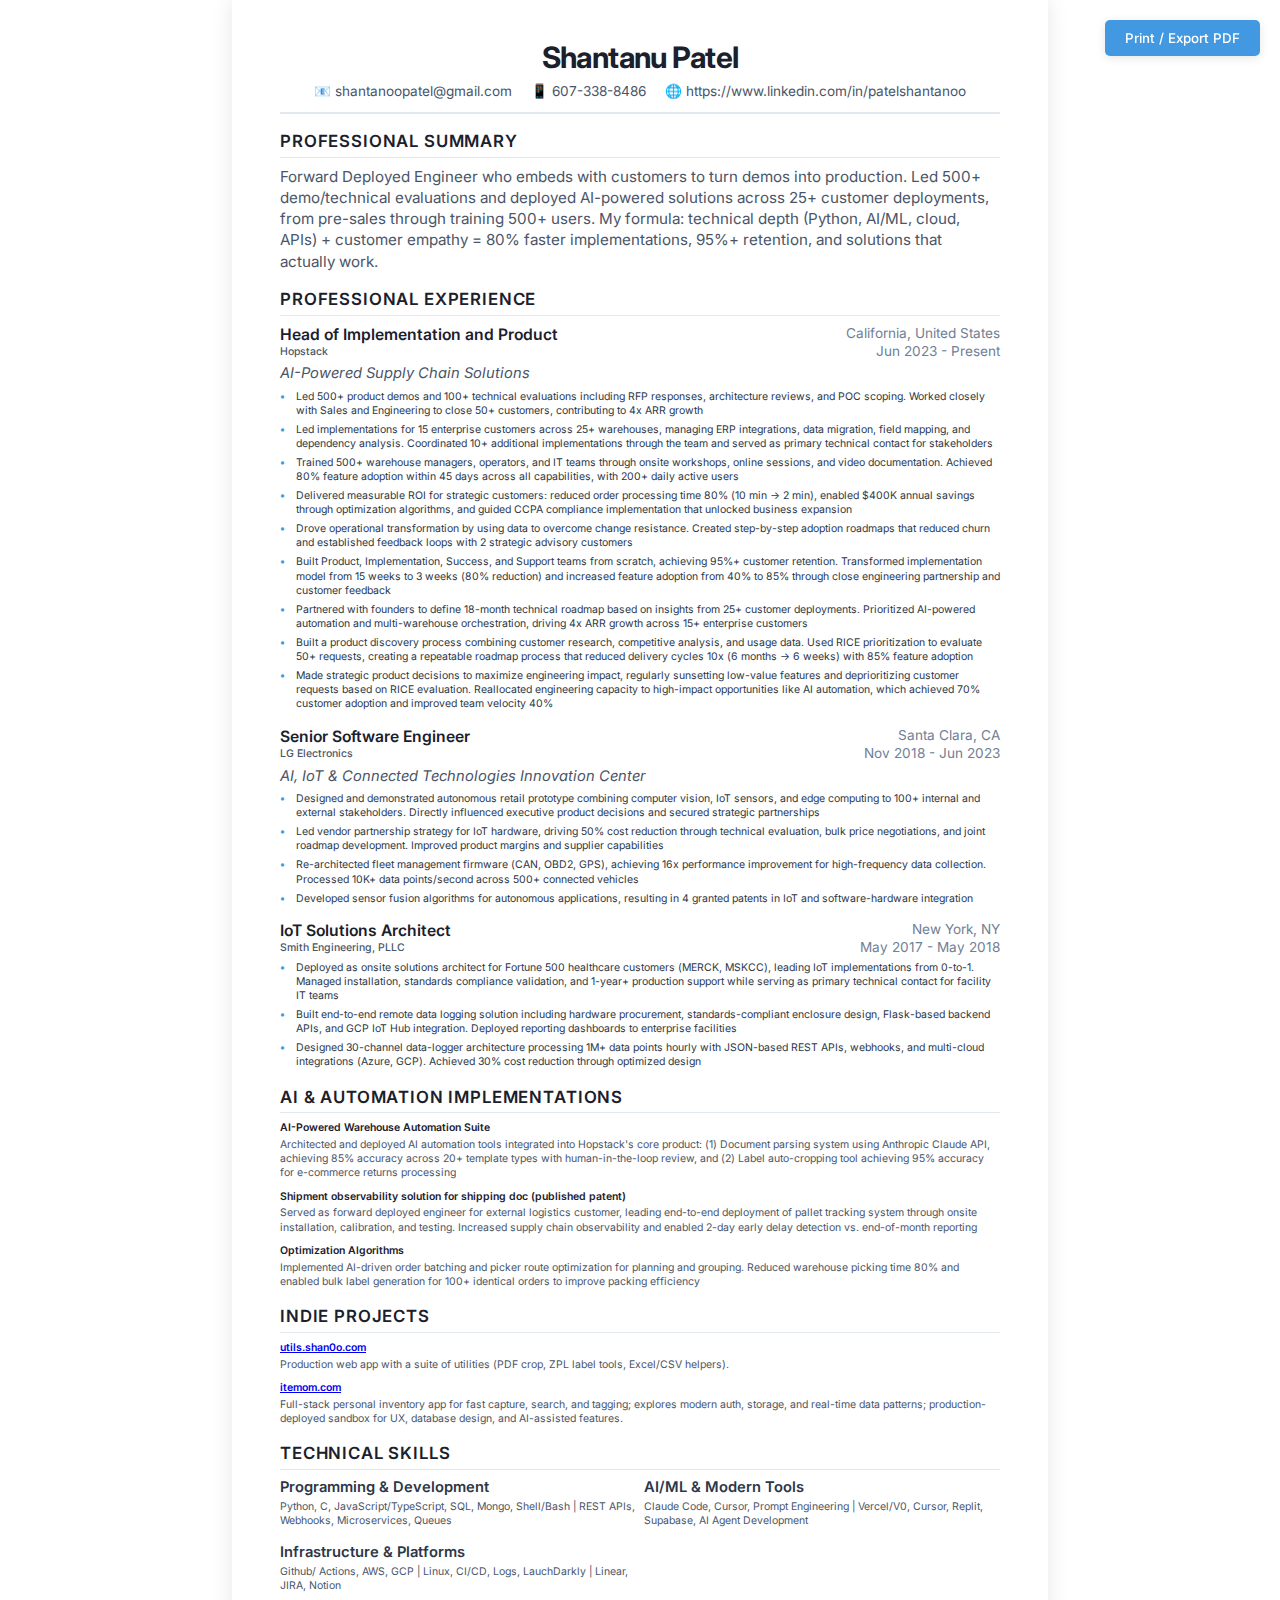
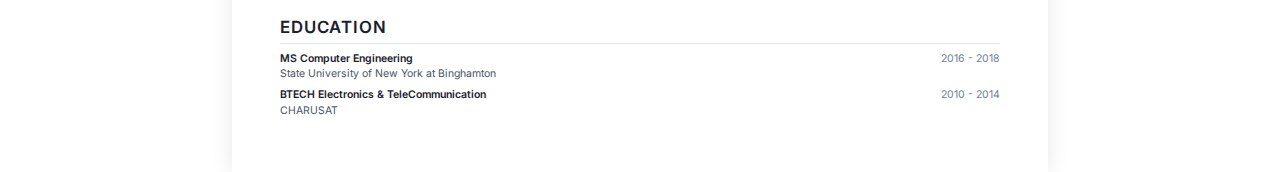
<file: fde-resume.html>
<!DOCTYPE html>
<html lang="en">
<head>
    <meta charset="UTF-8">
    <meta name="viewport" content="width=device-width, initial-scale=1.0">
    <meta http-equiv="Content-Security-Policy" content="upgrade-insecure-requests">
    <meta http-equiv="Strict-Transport-Security" content="max-age=31536000; includeSubDomains">
    <title>Resume - Forward Deployed Engineer</title>
    <style>
        @import url('https://fonts.googleapis.com/css2?family=Inter:wght@300;400;500;600;700&display=swap');
        
        * {
            margin: 0;
            padding: 0;
            box-sizing: border-box;
        }
        
        @media print {
            body { 
                -webkit-print-color-adjust: exact;
                print-color-adjust: exact;
            }
            .no-print { display: none !important; }
            .page-break { page-break-before: always; }
        }
        
        body {
            font-family: 'Inter', Arial, sans-serif;
            line-height: 1.35;
            color: #2d3748;
            background: #ffffff;
            font-size: 10.5px;
        }
        
        .container {
            max-width: 8.5in;
            margin: 0 auto;
            background: white;
            min-height: 11in;
            padding: 0.4in 0.5in;
            box-shadow: 0 0 20px rgba(0,0,0,0.1);
        }
        
        .header {
            text-align: center;
            margin-bottom: 1rem;
            padding-bottom: 0.7rem;
            border-bottom: 2px solid #e2e8f0;
        }
        
        .name {
            font-size: 1.85rem;
            font-weight: 700;
            color: #1a202c;
            margin-bottom: 0.25rem;
            letter-spacing: -0.02em;
        }
        
        .title {
            font-size: 1.05rem;
            color: #4a5568;
            font-weight: 500;
            margin-bottom: 0.6rem;
        }
        
        .contact {
            display: flex;
            justify-content: center;
            flex-wrap: wrap;
            gap: 1.2rem;
            font-size: 0.85rem;
        }
        
        .contact-item {
            display: flex;
            align-items: center;
            gap: 0.3rem;
            color: #4a5568;
        }
        
        .section {
            margin-bottom: 1rem;
        }
        
        .section-title {
            font-size: 1.05rem;
            font-weight: 600;
            color: #1a202c;
            margin-bottom: 0.5rem;
            padding-bottom: 0.25rem;
            border-bottom: 1px solid #e2e8f0;
            text-transform: uppercase;
            letter-spacing: 0.05em;
        }
        
        .summary {
            font-size: 0.95rem;
            line-height: 1.4;
            color: #4a5568;
            text-align: left;
        }
        
        .job {
            margin-bottom: 0.9rem;
            page-break-inside: avoid;
        }
        
        .job-header {
            display: flex;
            justify-content: space-between;
            align-items: flex-start;
            margin-bottom: 0.25rem;
            flex-wrap: wrap;
        }
        
        .job-title {
            font-weight: 600;
            color: #1a202c;
            font-size: 0.98rem;
        }
        
        .company {
            color: #4a5568;
            font-weight: 500;
        }
        
        .location-date {
            color: #718096;
            font-size: 0.85rem;
            text-align: right;
        }
        
        .job-description {
            color: #4a5568;
            font-style: italic;
            margin-bottom: 0.35rem;
            font-size: 0.92rem;
        }
        
        .achievements {
            list-style: none;
        }
        
        .achievements li {
            margin-bottom: 0.3rem;
            padding-left: 1rem;
            position: relative;
            line-height: 1.35;
        }
        
        .achievements li:before {
            content: "•";
            color: #4299e1;
            font-weight: bold;
            position: absolute;
            left: 0;
        }
        
        .achievement-title {
            font-weight: 600;
            color: #2d3748;
        }
        
        .skills-grid {
            display: grid;
            grid-template-columns: 1fr 1fr;
            gap: 0.5rem;
        }
        
        .skill-category {
            margin-bottom: 0.4rem;
        }
        
        .skill-title {
            font-weight: 600;
            color: #2d3748;
            margin-bottom: 0.15rem;
            font-size: 0.92rem;
        }
        
        .skill-list {
            color: #4a5568;
            line-height: 1.35;
        }
        
        .project {
            margin-bottom: 0.6rem;
            page-break-inside: avoid;
        }
        
        .project-header {
            display: flex;
            justify-content: space-between;
            align-items: baseline;
            margin-bottom: 0.15rem;
        }
        
        .project-title {
            font-weight: 600;
            color: #1a202c;
        }
        
        .project-year {
            color: #718096;
            font-size: 0.85rem;
        }
        
        .project-description {
            color: #4a5568;
            line-height: 1.35;
        }
        
        .education {
            display: flex;
            justify-content: space-between;
            align-items: flex-start;
        }
        
        .degree {
            font-weight: 600;
            color: #1a202c;
        }
        
        .school {
            color: #4a5568;
            margin-top: 0.1rem;
        }
        
        .gpa-date {
            text-align: right;
            color: #718096;
        }
        
        @media print {
            .container {
                box-shadow: none;
                padding: 0.35in 0.4in;
            }
            body {
                font-size: 10px;
            }
            .section {
                margin-bottom: 0.85rem;
            }
            .job {
                margin-bottom: 0.75rem;
            }
            .achievements li {
                margin-bottom: 0.25rem;
            }
        }
    </style>
</head>
<body>
    <div class="container">
        <div class="header">
            <h1 class="name">Shantanu Patel</h1>
            <div class="contact">
                <div class="contact-item">📧 shantanoopatel@gmail.com</div>
                <div class="contact-item">📱 607-338-8486</div>
                <div class="contact-item">🌐 https://www.linkedin.com/in/patelshantanoo</div>
            </div>
        </div>

        <div class="section">
            <h2 class="section-title">Professional Summary</h2>
            <p class="summary">
                Forward Deployed Engineer who embeds with customers to turn demos into production. Led 500+ demo/technical evaluations and deployed AI-powered solutions across 25+ customer deployments, from pre-sales through training 500+ users. My formula: technical depth (Python, AI/ML, cloud, APIs) + customer empathy = 80% faster implementations, 95%+ retention, and solutions that actually work.
            </p>
        </div>

        <div class="section">
            <h2 class="section-title">Professional Experience</h2>
            
            <div class="job">
                <div class="job-header">
                    <div>
                        <div class="job-title">Head of Implementation and Product</div>
                        <div class="company">Hopstack</div>
                    </div>
                    <div class="location-date">
                        <div>California, United States</div>
                        <div>Jun 2023 - Present</div>
                    </div>
                </div>
                <div class="job-description">AI-Powered Supply Chain Solutions</div>
                <ul class="achievements">
                    <li>Led 500+ product demos and 100+ technical evaluations including RFP responses, architecture reviews, and POC scoping. Worked closely with Sales and Engineering to close 50+ customers, contributing to 4x ARR growth</li>
                    <li>Led implementations for 15 enterprise customers across 25+ warehouses, managing ERP integrations, data migration, field mapping, and dependency analysis. Coordinated 10+ additional implementations through the team and served as primary technical contact for stakeholders</li>
                    <li>Trained 500+ warehouse managers, operators, and IT teams through onsite workshops, online sessions, and video documentation. Achieved 80% feature adoption within 45 days across all capabilities, with 200+ daily active users</li>
                    <li>Delivered measurable ROI for strategic customers: reduced order processing time 80% (10 min → 2 min), enabled $400K annual savings through optimization algorithms, and guided CCPA compliance implementation that unlocked business expansion</li>
                    <li>Drove operational transformation by using data to overcome change resistance. Created step-by-step adoption roadmaps that reduced churn and established feedback loops with 2 strategic advisory customers</li>
                    <li>Built Product, Implementation, Success, and Support teams from scratch, achieving 95%+ customer retention. Transformed implementation model from 15 weeks to 3 weeks (80% reduction) and increased feature adoption from 40% to 85% through close engineering partnership and customer feedback</li>
                    <li>Partnered with founders to define 18-month technical roadmap based on insights from 25+ customer deployments. Prioritized AI-powered automation and multi-warehouse orchestration, driving 4x ARR growth across 15+ enterprise customers</li>
                    <li>Built a product discovery process combining customer research, competitive analysis, and usage data. Used RICE prioritization to evaluate 50+ requests, creating a repeatable roadmap process that reduced delivery cycles 10x (6 months → 6 weeks) with 85% feature adoption</li>
                    <li>Made strategic product decisions to maximize engineering impact, regularly sunsetting low-value features and deprioritizing customer requests based on RICE evaluation. Reallocated engineering capacity to high-impact opportunities like AI automation, which achieved 70% customer adoption and improved team velocity 40%</li>
                </ul>
            </div>

            <div class="job">
                <div class="job-header">
                    <div>
                        <div class="job-title">Senior Software Engineer</div>
                        <div class="company">LG Electronics</div>
                    </div>
                    <div class="location-date">
                        <div>Santa Clara, CA</div>
                        <div>Nov 2018 - Jun 2023</div>
                    </div>
                </div>
                <div class="job-description">AI, IoT & Connected Technologies Innovation Center</div>
                <ul class="achievements">
                    <li>Designed and demonstrated autonomous retail prototype combining computer vision, IoT sensors, and edge computing to 100+ internal and external stakeholders. Directly influenced executive product decisions and secured strategic partnerships</li>
                    <li>Led vendor partnership strategy for IoT hardware, driving 50% cost reduction through technical evaluation, bulk price negotiations, and joint roadmap development. Improved product margins and supplier capabilities</li>
                    <li>Re-architected fleet management firmware (CAN, OBD2, GPS), achieving 16x performance improvement for high-frequency data collection. Processed 10K+ data points/second across 500+ connected vehicles</li>
                    <li>Developed sensor fusion algorithms for autonomous applications, resulting in 4 granted patents in IoT and software-hardware integration</li>
                </ul>
            </div>

            <div class="job">
                <div class="job-header">
                    <div>
                        <div class="job-title">IoT Solutions Architect</div>
                        <div class="company">Smith Engineering, PLLC</div>
                    </div>
                    <div class="location-date">
                        <div>New York, NY</div>
                        <div>May 2017 - May 2018</div>
                    </div>
                </div>
                <ul class="achievements">
                    <li>Deployed as onsite solutions architect for Fortune 500 healthcare customers (MERCK, MSKCC), leading IoT implementations from 0-to-1. Managed installation, standards compliance validation, and 1-year+ production support while serving as primary technical contact for facility IT teams</li>
                    <li>Built end-to-end remote data logging solution including hardware procurement, standards-compliant enclosure design, Flask-based backend APIs, and GCP IoT Hub integration. Deployed reporting dashboards to enterprise facilities</li>
                    <li>Designed 30-channel data-logger architecture processing 1M+ data points hourly with JSON-based REST APIs, webhooks, and multi-cloud integrations (Azure, GCP). Achieved 30% cost reduction through optimized design</li>
                </ul>
            </div>
        </div>

        <div class="section">
            <h2 class="section-title">AI & Automation Implementations</h2>
            <div class="project">
                <div class="project-header">
                    <div class="project-title">AI-Powered Warehouse Automation Suite</div>
                </div>
                <div class="project-description">
                    Architected and deployed AI automation tools integrated into Hopstack's core product: (1) Document parsing system using Anthropic Claude API, achieving 85% accuracy across 20+ template types with human-in-the-loop review, and (2) Label auto-cropping tool achieving 95% accuracy for e-commerce returns processing
                </div>
            </div>
            <div class="project">
                <div class="project-header">
                    <div class="project-title">Shipment observability solution for shipping doc (published patent)</div>
                </div>
                <div class="project-description">
                    Served as forward deployed engineer for external logistics customer, leading end-to-end deployment of pallet tracking system through onsite installation, calibration, and testing. Increased supply chain observability and enabled 2-day early delay detection vs. end-of-month reporting
                </div>
            </div>
            <div class="project">
                <div class="project-header">
                    <div class="project-title">Optimization Algorithms</div>
                </div>
                <div class="project-description">
                    Implemented AI-driven order batching and picker route optimization for planning and grouping. Reduced warehouse picking time 80% and enabled bulk label generation for 100+ identical orders to improve packing efficiency
                </div>
            </div>
        </div>

        <div class="section">
            <h2 class="section-title">Indie Projects</h2>

            <div class="project">
                <div class="project-header">
                    <div class="project-title"><a href="https://utils.shan0o.com" target="_blank" rel="noopener">utils.shan0o.com</a></div>
                </div>
                <div class="project-description">
                    Production web app with a suite of utilities (PDF crop, ZPL label tools, Excel/CSV helpers).
                </div>
            </div>

            <div class="project">
                <div class="project-header">
                    <div class="project-title"><a href="https://itemom.com" target="_blank" rel="noopener">itemom.com</a></div>
                </div>
                <div class="project-description">
                    Full-stack personal inventory app for fast capture, search, and tagging; explores modern auth, storage, and real-time data patterns; production-deployed sandbox for UX, database design, and AI-assisted features.
                </div>
            </div>
        </div>

        <div class="section">
            <h2 class="section-title">Technical Skills</h2>
            <div class="skills-grid">
                <div class="skill-category">
                    <div class="skill-title">Programming &amp; Development</div>
                    <div class="skill-list">Python, C, JavaScript/TypeScript, SQL, Mongo, Shell/Bash | REST APIs, Webhooks, Microservices, Queues</div>
                </div>
                <div class="skill-category">
                    <div class="skill-title">AI/ML &amp; Modern Tools</div>
                    <div class="skill-list">Claude Code, Cursor, Prompt Engineering | Vercel/V0, Cursor, Replit, Supabase, AI Agent Development</div>
                </div>
                <div class="skill-category">
                    <div class="skill-title">Infrastructure &amp; Platforms</div>
                    <div class="skill-list">Github/ Actions, AWS, GCP | Linux, CI/CD, Logs, LauchDarkly |  Linear, JIRA, Notion </div>
                </div>
            </div>
        </div>

        <div class="section">
            <h2 class="section-title">Education</h2>
            <div class="education">
                <div>
                    <div class="degree">MS Computer Engineering</div>
                    <div class="school">State University of New York at Binghamton</div>
                </div>
                <div class="gpa-date">
                    <div>2016 - 2018</div>
                </div>
            </div>
            <div class="education" style="margin-top: 0.4rem;">
                <div>
                    <div class="degree">BTECH Electronics &amp; TeleCommunication</div>
                    <div class="school">CHARUSAT</div>
                </div>
                <div class="gpa-date">
                    <div>2010 - 2014</div>
                </div>
            </div>
        </div>
    </div>

    <script>
        // Print functionality
        function printResume() {
            window.print();
        }
        
        // Add print button for screen view
        if (!window.matchMedia('print').matches) {
            const printBtn = document.createElement('button');
            printBtn.textContent = 'Print / Export PDF';
            printBtn.className = 'no-print';
            printBtn.style.cssText = `
                position: fixed;
                top: 20px;
                right: 20px;
                padding: 10px 20px;
                background: #4299e1;
                color: white;
                border: none;
                border-radius: 5px;
                cursor: pointer;
                font-family: Inter, sans-serif;
                font-weight: 500;
                box-shadow: 0 2px 10px rgba(0,0,0,0.1);
                z-index: 1000;
            `;
            printBtn.onclick = printResume;
            document.body.appendChild(printBtn);
        }
    </script>
</body>
</html>
</file>
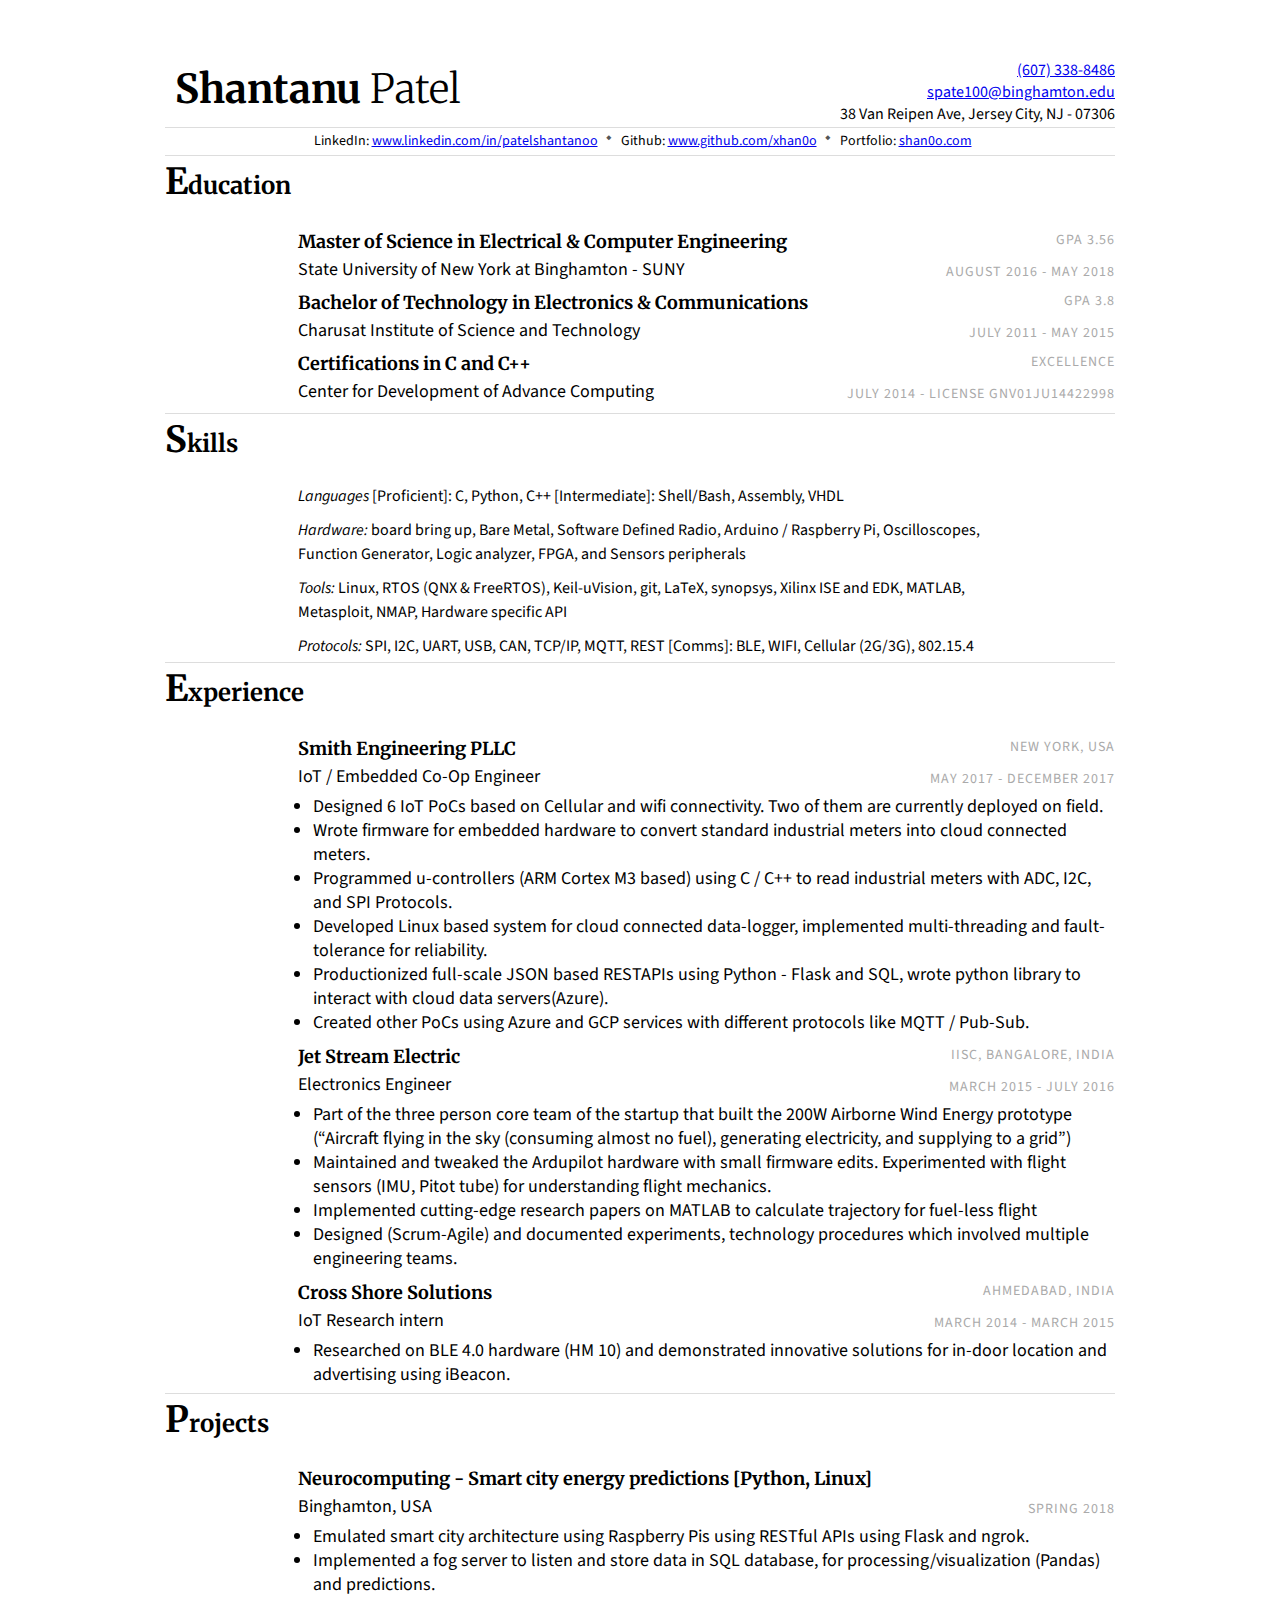
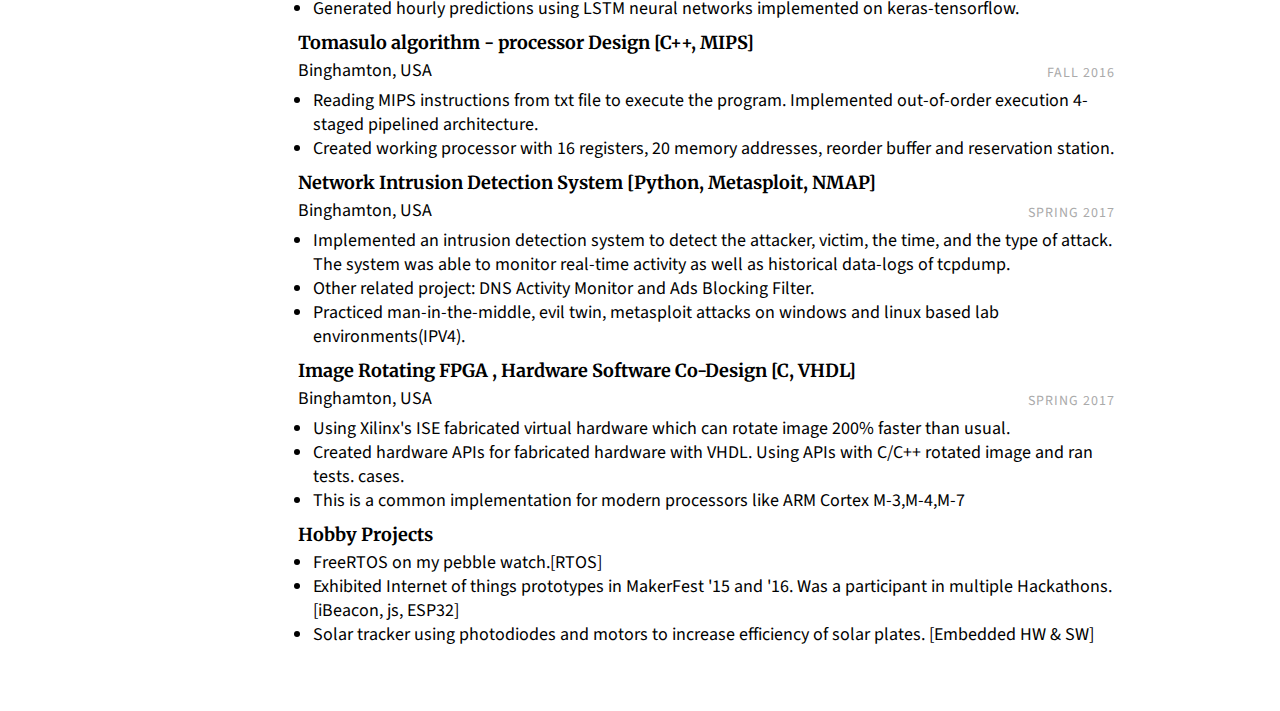
<file: resume.html>
<!doctype html>
<html lang="en">
    <head>
        <meta charset="UTF-8">
        <title>Shantanu Patel Resume</title>
        <link rel="stylesheet" href="style.css">
        <link href="https://fonts.googleapis.com/css?family=Merriweather:300,400,700|Source+Sans+Pro:400,400i" rel="stylesheet">
    <body>
        <div class="page">
            <div class="section row">
                <div>
                    <h1 class="col"><span style="font-weight:700">Shantanu</span> Patel</h1>
                </div>

                <div class="contact-info col-right">
                    <div><a href="tel:(607) 338-8486">(607) 338-8486</a></div>
                    <div><a href="mailto:spate100@binghamton.edu">spate100@binghamton.edu</a></div>
                    <div>38 Van Reipen Ave, Jersey City, NJ - 07306</div>
                </div>
            </div>

            <div class="section row">
                <div>
                    <ul class="desc" style="font-size:14px; text-align:center" >
                        <span class="key">LinkedIn: <a href="https://www.linkedin.com/in/patelshantanoo">www.linkedin.com/in/patelshantanoo</a> </span><span class="key"> Github: <a href="https://www.github.com/xhan0o">www.github.com/xhan0o</a> </span><span class="key"> Portfolio: <a href="http://shan0o.com">shan0o.com</a></span>
                    </ul>
                </div>
            </div>

            <div class="section row">
                <h2 class="col">Education</h2>
                <div class="section-text col-right">
                    <div class="row">
                        <div class="col">
                            <h3><span class="emph">Master of Science</span> in Electrical & Computer Engineering</h3>
                        </div>
                        <div class="col-right light">GPA 3.56</div>
                    </div>
                    <div class="row subsection">
                        <div class="emph col">State University of New York at Binghamton - SUNY</div>
                        <div class="col-right light">August 2016 - May 2018</div>
                    </div>
                    <div class="row">
                        <div class="col">
                            <h3><span class="emph">Bachelor of Technology</span> in Electronics & Communications</h3>
                        </div>
                        <div class="col-right light">GPA 3.8</div>
                    </div>
                    <div class="row subsection">
                        <div class="emph col">Charusat Institute of Science and Technology </div>
                        <div class="col-right light">July 2011 - May 2015</div>
                    </div>
                <div class="row">
                    <div class="col">
                        <h3><span class="emph">Certifications</span> in C and C++</h3>
                    </div>
                    <div class="col-right light">Excellence</div>
                </div>
                <div class="row subsection">
                    <div class="emph col">Center for Development of Advance Computing</div>
                    <div class="col-right light">July 2014 - License GNV01Ju14422998</div>
                </div>
            </div>
            </div>
            <div class="section row">
                <h2 class="col">Skills</h2>
                <div class="section-text col-right row">
                    <ul class="skills" style="width:90%">
                        <li><span style="font-style: italic;" class="emph">Languages </span>[Proficient]: C, Python, C++ [Intermediate]: </span> Shell/Bash, Assembly, VHDL</li>
                        <li><span style="font-style: italic;" class="emph">Hardware: </span> board bring up, Bare Metal, Software Defined Radio, Arduino / Raspberry Pi, Oscilloscopes, Function Generator, Logic analyzer, FPGA, and Sensors peripherals</li>
                        <li><span style="font-style: italic;" class="emph">Tools: </span> Linux, RTOS (QNX & FreeRTOS), Keil-uVision, git, LaTeX, synopsys, Xilinx ISE and EDK, MATLAB, Metasploit, NMAP, Hardware specific API</li>
                        <li><span style="font-style: italic;" class="emph">Protocols: </span> SPI, I2C, UART, USB, CAN, TCP/IP, MQTT, REST [Comms]: </span> BLE, WIFI, Cellular (2G/3G), 802.15.4</li></li>
                    </ul>
                </div>
            </div>
          <!--  <div class="section row">
                <h2 class="col">Coursework</h2>
                <div class="section-text col-right row">
                    <ul class="skills" style="width:20%">
                        <li>Mathematics for EECE</li>
                        <li>Systems on Chip Design</li>
                        <li>Digital System Design</li>
                    </ul>
                    <ul class="skills" style="width:20%">
                        <li>Computer Design</li>
                        <li>Computer Architecture</li>
                        <li>Control Systems</li>
                    </ul>
                    <ul class="skills" style="width:20%">
                        <li>Embedded Systems</li>
                        <li>Image Processing</li>
                        <li>Signal Processing</li>
                    </ul>
                    <ul class="skills" style="width:30%">
                        <li>Computer Network Security</li>
                        <li>Computer Network Architecture</li>
                        <li>IoT and Smart-cities </li>
                    </ul>
                </div>
            </div> -->

            <div class="section row">
                <h2 class="col">Experience</h2>
                <div class="section-text col-right">
                    <div class="row">
                        <div class="col">
                            <h3>Smith Engineering PLLC</h3>
                        </div>
                        <div class="col-right light">New york, USA</div>
                    </div>
                    <div class="row subsection">
                        <div class="emph col">IoT / Embedded Co-Op Engineer</div>
                        <div class="col-right light">May 2017 - December 2017</div>
                    </div>
                    <ul class="desc">
                      <li>Designed 6 IoT PoCs based on Cellular and wifi connectivity. Two of them are currently deployed on field.</li>
                      <li>Wrote firmware for embedded hardware to convert standard industrial meters into cloud connected meters.</li>
                      <li>Programmed u-controllers (ARM Cortex M3 based) using C / C++ to read industrial meters with ADC, I2C, and SPI Protocols. </li>
                      <li>Developed Linux based system​ for cloud connected data-logger, implemented multi-threading and fault-tolerance for reliability.</li>
                      <li>Productionized full-scale JSON based RESTAPIs using Python - Flask and SQL, wrote python library to interact with cloud data servers(Azure).</li>
                      <li>Created other PoCs using Azure and GCP services with different protocols like MQTT / Pub-Sub.</li>
                    </ul>
                </div>

                <div class="section-text col-right">
                    <div class="row">
                        <div class="col">
                            <h3>Jet Stream Electric</h3>
                        </div>
                        <div class="col-right light">IISc, Bangalore, India</div>
                    </div>
                    <div class="row subsection">
                        <div class="emph col">Electronics Engineer</div>
                        <div class="col-right light">March 2015 - July 2016</div>
                    </div>
                    <ul class="desc">
                        <li>Part of the three person core team of the startup that built the 200W Airborne Wind Energy prototype (“Aircraft flying in the sky (consuming almost no fuel), generating electricity, and supplying to a grid”)</li>
                        <li>Maintained and tweaked the Ardupilot hardware with small firmware edits. Experimented with flight sensors (IMU, Pitot tube) for understanding flight mechanics.</li>
                        <li>Implemented cutting-edge research papers on MATLAB to calculate trajectory for fuel-less flight</li>
                        <li>Designed (Scrum-Agile) and documented experiments, technology procedures which involved multiple engineering teams.</li>
                    </ul>
                </div>
                <div class="section-text col-right">
                    <div class="row">
                        <div class="col">
                            <h3>Cross Shore Solutions</h3>
                        </div>
                        <div class="col-right light">Ahmedabad, India</div>
                    </div>
                    <div class="row subsection">
                        <div class="emph col">IoT Research intern</div>
                        <div class="col-right light">March 2014 - March 2015</div>
                    </div>
                    <ul class="desc">
                        <li> Researched on BLE 4.0 hardware (HM 10) and demonstrated innovative solutions for in-door location and advertising using iBeacon.</li>
                    </ul>
                </div>
            </div>

            <div class="section row">
                <h2 class="col">Projects</h2>
                <div class="section-text col-right">
                    <div class="row">
                        <div class="col">
                            <h3><span class="emph">Neurocomputing - Smart city energy predictions [Python, Linux]</span></h3>
                        </div>
                    </div>
                    <div class="row subsection">
                        <div class="emph col">Binghamton, USA</div>
                        <div class="col-right light">Spring 2018</div>
                    </div>
                    <ul class="desc">
                      <li>Emulated smart city architecture using Raspberry Pis using RESTful APIs using Flask and ngrok.</li>
                      <li>Implemented a fog server to listen and store data in SQL database, for processing/visualization (Pandas) and predictions.</li>
                      <li>Generated hourly predictions using LSTM neural networks implemented on keras-tensorflow.</li>

                    </ul>
                </div>
                <div class="section-text col-right">
                    <div class="row">
                        <div class="col">
                            <h3>Tomasulo algorithm - processor Design [C++, MIPS]</h3>
                        </div>
                    </div>
                    <div class="row subsection">
                        <div class="emph col">Binghamton, USA</div>
                        <div class="col-right light">Fall 2016</div>
                    </div>
                    <ul class="desc">
                        <li>Reading MIPS instructions from txt file to execute the program. Implemented out-of-order execution 4-staged pipelined architecture.</li>
                        <li>Created working processor with 16 registers, 20 memory addresses, reorder buffer and reservation station.</li>
                    </ul>
                </div>
                <div class="section-text col-right">
                    <div class="row">
                        <div class="col">
                            <h3>Network Intrusion Detection System [Python, Metasploit, NMAP]</h3>
                        </div>
                    </div>
                    <div class="row subsection">
                        <div class="emph col">Binghamton, USA</div>
                        <div class="col-right light">Spring 2017</div>
                    </div>
                    <ul class="desc">
                        <li>Implemented an intrusion detection system to detect the attacker, victim, the time, and the type of attack. The system was able to monitor real-time activity as well as historical data-logs of tcpdump.</li>
                        <li>Other related project: DNS Activity Monitor and Ads Blocking Filter.</li>
                        <li>Practiced man-in-the-middle, evil twin, metasploit attacks on windows and linux based lab environments(IPV4).</li>
                    </ul>
                </div>

                <div class="section-text col-right">
                    <div class="row">
                        <div class="col">
                        </div>
                        <h3><span class="emph">Image Rotating FPGA , Hardware Software Co-Design [C, VHDL]</span></h3>
                    </div>
                    <div class="row subsection">
                        <div class="emph col">Binghamton, USA</div>
                        <div class="col-right light">Spring 2017</div>
                    </div>
                    <ul class="desc">
                        <li>Using Xilinx's ISE fabricated virtual hardware which can rotate image 200% faster than usual.</li>
                        <li>Created hardware APIs for fabricated hardware with VHDL. Using APIs with C/C++ rotated image and ran tests. cases.</li>
                        <li>This is a common implementation for modern processors like ARM Cortex M-3,M-4,M-7</li>
                    </ul>
                </div>

                <div class="section-text col-right">
                    <div class="row">
                        <div class="col">
                            <h3>Hobby Projects</h3>
                        </div>
                    </div>
                    <ul class="desc">
                      <li>FreeRTOS on my pebble watch.[RTOS]</li>
                      <li>Exhibited Internet of things prototypes in MakerFest '15 and '16. Was a participant in multiple Hackathons.[iBeacon, js, ESP32]</li>
                      <li>Solar tracker using photodiodes and motors to increase efficiency of solar plates. [Embedded HW & SW]</li>
                </div>
            </div>
        </div>
    </body>
</html>
</file>
<file: style.css>
body { margin: 0;
       padding: 0;
       background-color: #fff font-size: 12px;
       font-family: 'Source Sans Pro', sans-serif;
       -webkit-font-smoothing: subpixel-antialiased;
}
* { box-sizing: border-box;
    -moz-box-sizing: border-box;
}

/*
 Primary Rules
*/
h1 { font-weight: 300;
     margin: 5px 0 0;
     font-size: 40px;
     color: #000000;//#ba0018;
     padding: 0 10px 10px;
     border-radius:2px;
    font-family: 'Merriweather', serif;
}
h2 { color: #000000;
     width: 150px; //10
     font-size: 18px;
     padding-left: 0px; //20
     font-weight:400;
     font-family: 'Merriweather', serif;
}
h2:first-letter { font-size: 150%; }
h3 { font-size: 18px;
     font-weight: bold;
     margin-bottom: 0;
     line-height: 28px;
     font-family: 'Merriweather', serif;
}
h2, h3 { margin-top: 2px } //5
a { color: #000000;
    display: inline-block;
    text-decoration: none;
    padding:2px 4px;
    border-radius:2px;
    margin-right:-2px;
}
a:hover {
  background-color:#000000;
  color:#fff;
}
.key:first-child { margin-left: 0 }
.key { margin: 0 10px;
       position: relative;
}
.key::before { content: '◆';
               position: absolute;
               left: -15px;
               color: #555;
               font-size: 7pt;
}
.key:first-child::before { content: '' }
.section { border-bottom: 1px solid #ddd;
           padding: 1px 0 2px; // 5 and 10
}
.section:last-child { border: none }
.section-text { width: 86%;
                font-size: 18px;
                line-height: 24px;
                margin: 2px 0 2px; //10 0 10
                padding: 0 10px;
}
.subsection { margin: 2px 0 1px } //10 0 5
.desc { margin-top: 5px; font-size: 16px; font-family: 'Source Sans Pro', sans-serif; color:#444;}
.contact-info { font-size: 16px;
                text-align: right;
}
.light { color: #aaa;letter-spacing:1px;
         font-size: 14px;
         line-height:28px;
         font-family: 'Source Sans Pro', sans-serif;
         text-transform:uppercase;
}
ul{
  padding-left:15px;
}

ul.skills{
  float:left;
  width:30%;
  padding-left:0px;
  margin: 0 20px 0 0;
}

ul.skills li{
  list-style: none;
  font-size:16px;
  margin-bottom:10px;
}

ul.skills li:last-child{
  margin:0;
}

ul.desc {
    margin-top: 2px;
    margin-bottom: 2px;
}
/*
 Float Rules
*/
.row:before, .row:after { content: "";
                          display: table;
}
.row:after { clear: both }
.col { float: left }
.col-right { float: right }

/*
 Page Rules
*/
.page { width: 1000px;
        min-height: 29.7cm;
        margin: 1cm auto;

        background: white;
        padding: 20px 25px; //20 50
}
.subpage { padding: 1cm;
           border: 1px red solid;
           height: 297mm;
}

@page { size: A4;
        margin: 0;
}

@media print {
    .page { margin: 0;
            border: initial;
            border-radius: initial;
            width: initial;
            min-height: initial;
            box-shadow: initial;
            background: initial;
            page-break-after: always;
    }
    .page-break{
      page-break-before: always;
      padding-top: 10px; //30
    }

    body { font-size: 12pt;}
    h1{
      font-size: 23pt;
    }

    h2{
      font-size:10pt;
      width: 3cm;
      padding-left: 10px; //10
    }

    h3 { font-size: 10pt; line-height:11pt}

    .section-text { font-size: 9pt; line-height: 14pt; }

    .light { font-size: 7.5pt; line-height:12pt; color:#ddd; }
    
    .page { width: 23cm } //21
    ul {margin:5px 0 0}
    .section { padding: 2px 0 2px } //5 0 8
    .section-text { width: 25cm; margin: 2px 0 2px;} //15cm 5 0 5
    .subsection { margin: 1px 0 0 } //5
    .desc { font-size: 9pt }
    
    .contact-info { font-size: 9pt}
    
    ul.skills{margin: 0 10px 0 0;}
    ul.skills li{ font-size: 9pt; margin-bottom:0}

}
.lucida {
    font-family: 'Lucida Console'
}
</file>
